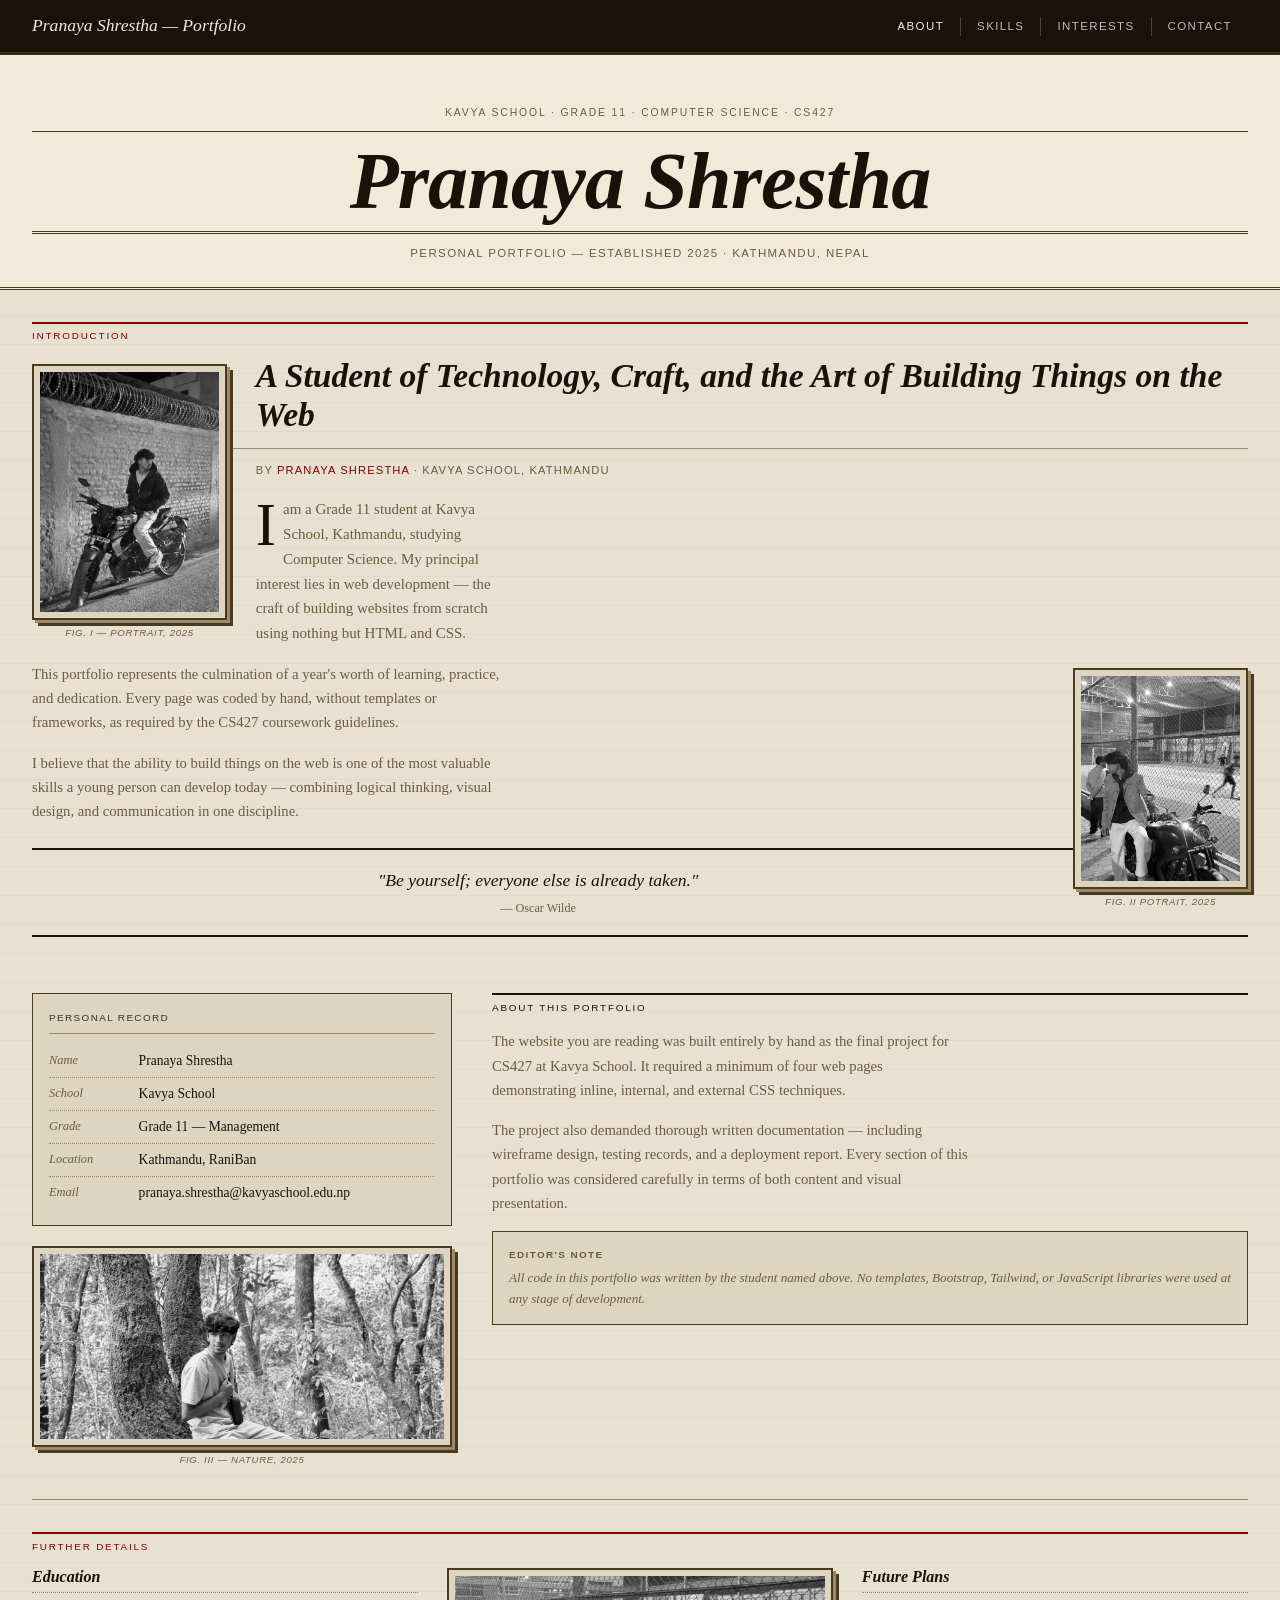
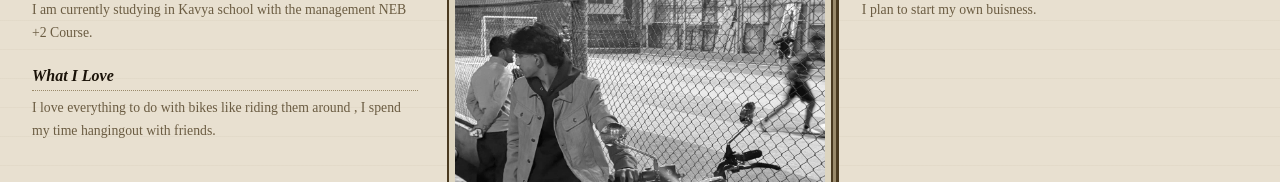
<file: index.html>
<!DOCTYPE html>
<html>
<head>
  <meta charset="UTF-8">
  <meta http-equiv="refresh" content="0; url=about.html">
  <title>Redirecting...</title>
</head>
<body>
  <p>If you are not redirected, <a href="about.html">click here</a>.</p>
</body>
</html>
</file>
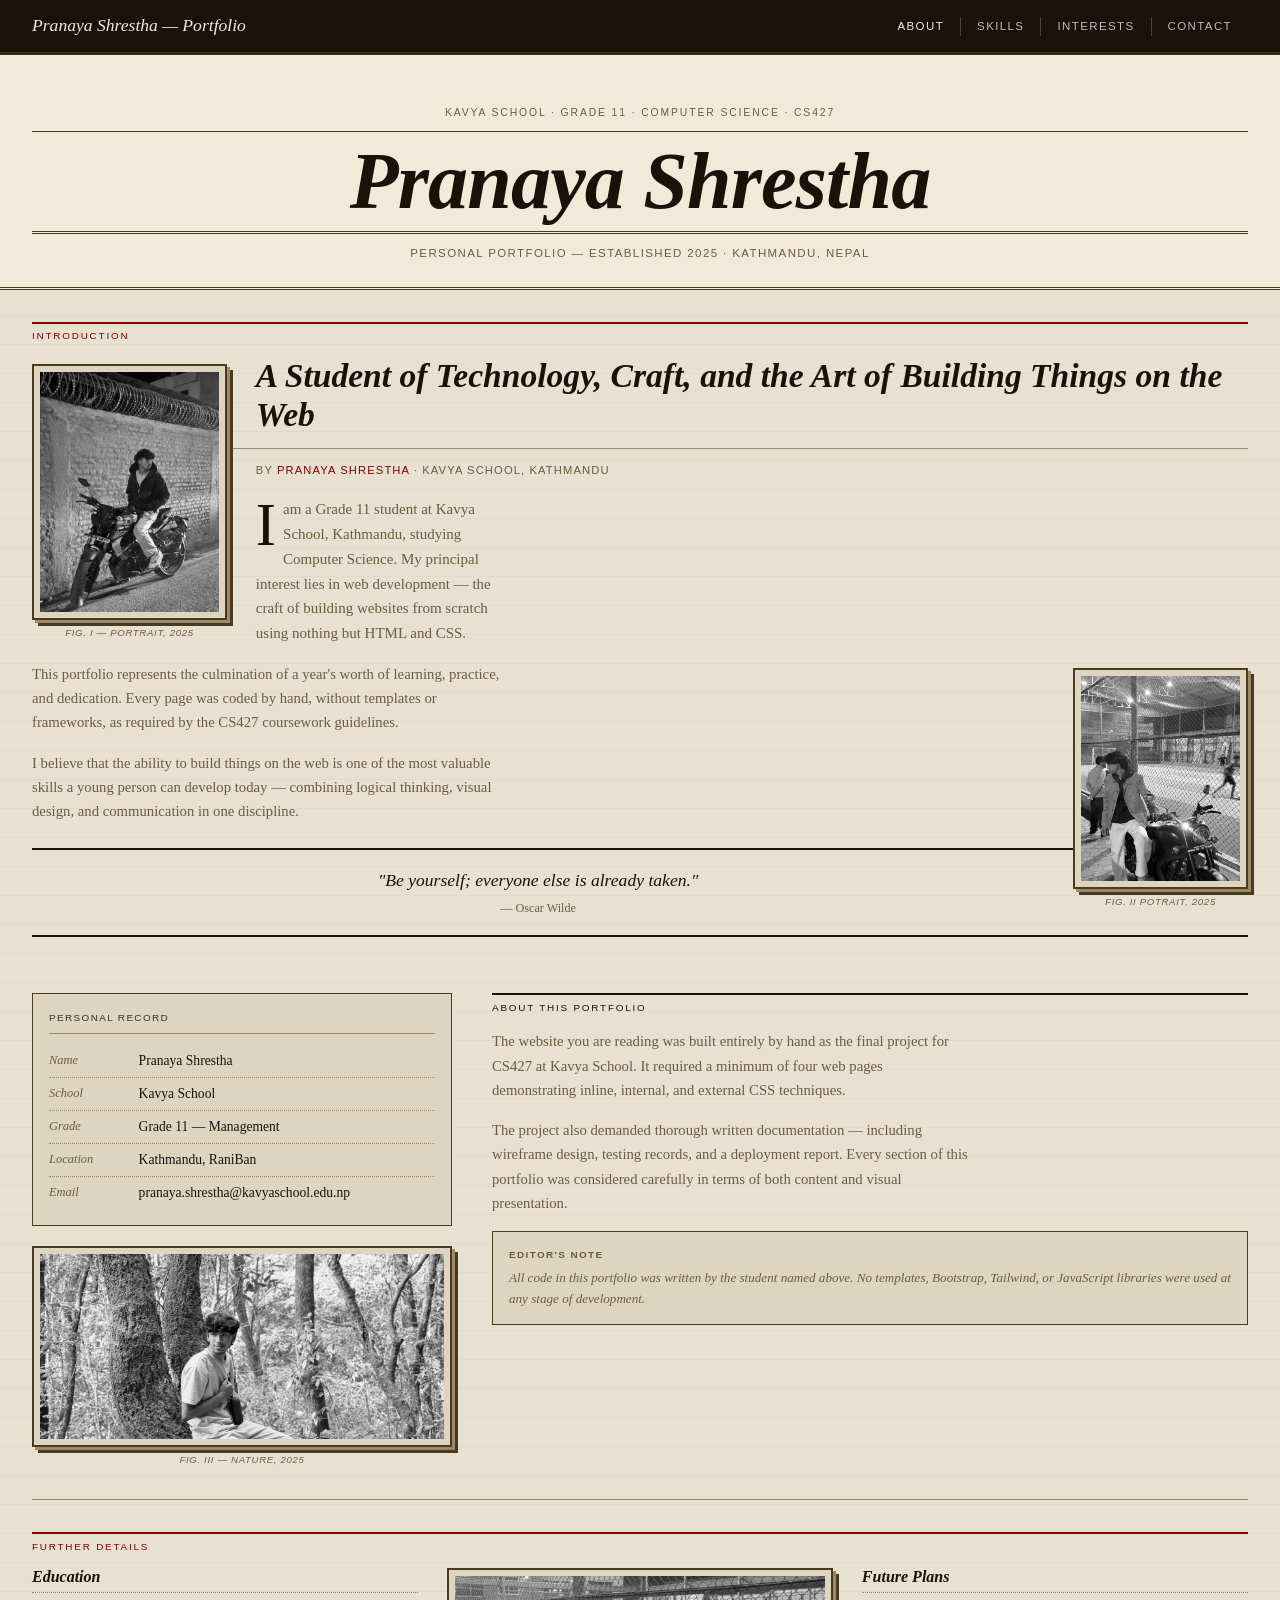
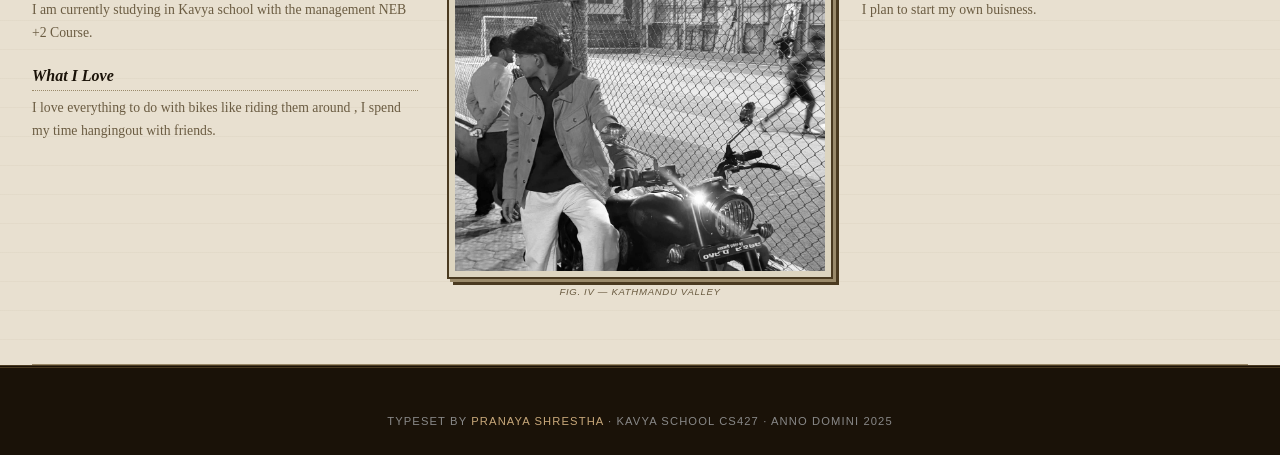
<file: about.html>
<!DOCTYPE html>
<html lang="en">
<head>
  <meta charset="UTF-8" />
  <meta name="viewport" content="width=device-width, initial-scale=1.0" />
  <title>Pranaya</title>
  <link rel="stylesheet" href="css/style.css" />
  <style>
    /* ---- PHOTO FRAME COMPONENT ---- */
    .photo-frame {
      background: var(--paper-dark);
      border: 2px solid var(--border-strong);
      padding: 6px;
      box-shadow: 3px 3px 0 var(--border), 6px 6px 0 var(--border-strong);
      display: block;
    }

    .photo-frame-inner {
      background:
        repeating-linear-gradient(
          45deg,
          #c8b89a,
          #c8b89a 2px,
          #ddd5c0 2px,
          #ddd5c0 10px
        );
      display: flex;
      align-items: center;
      justify-content: center;
      flex-direction: column;
      gap: 0.5rem;
      color: var(--ink-light);
      filter: grayscale(100%);
    }

    .frame-icon { font-size: 1.8rem; opacity: 0.45; }
    .frame-hint {
      font-family: var(--font-sans);
      font-size: 0.56rem;
      letter-spacing: 0.1em;
      text-transform: uppercase;
      opacity: 0.55;
      text-align: center;
      padding: 0 0.5rem;
    }

    .photo-caption {
      font-family: var(--font-sans);
      font-size: 0.6rem;
      letter-spacing: 0.07em;
      text-transform: uppercase;
      color: var(--ink-light);
      text-align: center;
      margin-top: 5px;
      font-style: italic;
    }

    /* ---- MASTHEAD ---- */
    .masthead-wrap {
      padding-top: 72px;
      background: var(--paper);
      border-bottom: 3px double var(--border-strong);
    }

    .masthead {
      text-align: center;
      padding: 2rem 0 1.5rem;
    }

    .masthead-rule { border: none; border-top: 1px solid var(--border-strong); margin: 0.6rem 0; }
    .masthead-rule.double { border-top: 3px double var(--border-strong); }

    .masthead-kicker {
      font-family: var(--font-sans);
      font-size: 0.65rem;
      letter-spacing: 0.18em;
      text-transform: uppercase;
      color: var(--ink-light);
      margin-bottom: 0.4rem;
    }

    .masthead h1 {
      font-size: clamp(2.4rem, 7vw, 5rem);
      font-style: italic;
      letter-spacing: -0.01em;
      line-height: 1;
    }

    .masthead-sub {
      font-family: var(--font-sans);
      font-size: 0.72rem;
      letter-spacing: 0.12em;
      text-transform: uppercase;
      color: var(--ink-light);
      margin-top: 0.5rem;
    }

    /* ---- SECTION 1: Photo 1 floated LEFT beside intro text ---- */
    .intro-section {
      padding: 2rem 0;
      border-bottom: 1px solid var(--border);
    }

    .float-left {
      float: left;
      margin: 0.4rem 1.8rem 1rem 0;
      width: 195px;
    }

    .float-left .photo-frame-inner { height: 240px; }

    /* Photo 2 floated RIGHT mid-paragraph */
    .float-right {
      float: right;
      margin: 0.4rem 0 1rem 1.8rem;
      width: 175px;
    }

    .float-right .photo-frame-inner { height: 205px; }

    .clearfix::after { content: ''; display: table; clear: both; }

    .headline-big {
      font-size: clamp(1.4rem, 3.5vw, 2.1rem);
      font-style: italic;
      line-height: 1.15;
      margin-bottom: 0.8rem;
      border-bottom: 1px solid var(--border);
      padding-bottom: 0.8rem;
    }

    .byline {
      font-family: var(--font-sans);
      font-size: 0.7rem;
      letter-spacing: 0.1em;
      text-transform: uppercase;
      color: var(--ink-light);
      margin-bottom: 1.1rem;
    }

    .byline span { color: var(--red); }

    /* ---- SECTION 2: infobox left + editorial text right, Photo 3 below infobox ---- */
    .details-section {
      padding: 2rem 0;
      border-bottom: 1px solid var(--border);
    }

    .details-grid {
      display: grid;
      grid-template-columns: 1fr 1.8fr;
      gap: 2.5rem;
      align-items: start;
    }

    .sidebar-photo { margin-top: 1.2rem; }
    .sidebar-photo .photo-frame-inner { height: 185px; }

    /* ---- SECTION 3: three columns, Photo 4 in centre ---- */
    .facts-section { padding: 2rem 0; }

    .facts-grid {
      display: grid;
      grid-template-columns: 1fr 1fr 1fr;
      gap: 1.8rem;
      align-items: start;
    }

    .photo-col { text-align: center; }
    .photo-col .photo-frame-inner { height: 295px; }

    .fact-block h3 {
      font-style: italic;
      font-size: 1rem;
      margin-bottom: 0.4rem;
      border-bottom: 1px dotted var(--border);
      padding-bottom: 0.3rem;
    }

    .fact-block p { font-size: 0.86rem; }
    .fact-block + .fact-block { margin-top: 1.4rem; }

    @media (max-width: 720px) {
      .float-left, .float-right { float: none; width: 100%; margin: 0 0 1.2rem 0; }
      .details-grid { grid-template-columns: 1fr; }
      .facts-grid { grid-template-columns: 1fr; }
      .photo-col { display: none; }
    }
  </style>
</head>
<body>

  <nav>
    <div class="nav-inner">
      <a href="about.html" class="nav-logo">Pranaya Shrestha — Portfolio</a>
      <ul class="nav-links">
        <li><a href="about.html" class="active">About</a></li>
        <li><a href="skills.html">Skills</a></li>
        <li><a href="interests.html">Interests</a></li>
        <li><a href="contact.html">Contact</a></li>
      </ul>
    </div>
  </nav>

  <div class="masthead-wrap">
    <div class="container">
      <div class="masthead">
        <div class="masthead-kicker">Kavya School · Grade 11 · Computer Science · CS427</div>
        <hr class="masthead-rule" />
        <h1>Pranaya Shrestha </h1>
        <hr class="masthead-rule double" />
        <div class="masthead-sub">Personal Portfolio — Established 2025 · Kathmandu, Nepal</div>
      </div>
    </div>
  </div>

  <main>
    <div class="container">

      <!-- ===== SECTION 1 ===== -->
      <!-- Photo 1 floated LEFT · Photo 2 floated RIGHT mid-paragraph -->
      <div class="intro-section clearfix">
        <span class="section-label">Introduction</span>

        <!-- PHOTO 1 — floated left, sits beside headline + opening text -->
        <div class="float-left">
          <div class="photo-frame">
            <div class="photo-frame-inner">
              <img src="css/pic.jpg">
            </div>
          </div>
          <div class="photo-caption">Fig. I — Portrait, 2025</div>
        </div>

        <h2 class="headline-big">A Student of Technology, Craft, and the Art of Building Things on the Web</h2>
        <div class="byline">By <span>Pranaya Shrestha</span> · Kavya School, Kathmandu</div>

        <p class="drop-cap" style="margin-bottom: 1rem;">
          I am a Grade 11 student at Kavya School, Kathmandu, studying Computer Science. My principal interest lies in web development — the craft of building websites from scratch using nothing but HTML and CSS.
        </p>

        <!-- PHOTO 2 — floated right, mid-paragraph -->
        <div class="float-right">
          <div class="photo-frame">
            <div class="photo-frame-inner">
              <img src="css/pic4.jpg">
            </div>
          </div>
          <div class="photo-caption">Fig. II POTRAIT, 2025 </div>
        </div>

        <p style="margin-bottom: 1rem; font-size: 0.92rem;">
          This portfolio represents the culmination of a year's worth of learning, practice, and dedication. Every page was coded by hand, without templates or frameworks, as required by the CS427 coursework guidelines.
        </p>
        <p style="margin-bottom: 1.5rem; font-size: 0.92rem;">
          I believe that the ability to build things on the web is one of the most valuable skills a young person can develop today — combining logical thinking, visual design, and communication in one discipline.
        </p>

        <div class="pull-quote">
          <p>"Be yourself; everyone else is already taken."</p>
          <cite>― Oscar Wilde</cite>
        </div>

      <!-- ===== SECTION 2 ===== -->
      <!-- Photo 3 tucked below the infobox in the left sidebar -->
      <div class="details-section">
        <div class="details-grid">

          <div>
            <div class="infobox">
              <div class="infobox-title">Personal Record</div>
              <div class="info-row"><span class="info-lbl">Name</span><span>Pranaya Shrestha</span></div>
              <div class="info-row"><span class="info-lbl">School</span><span>Kavya School</span></div>
              <div class="info-row"><span class="info-lbl">Grade</span><span>Grade 11 — Management</span></div>
              <div class="info-row"><span class="info-lbl">Location</span><span>Kathmandu, RaniBan</span></div>
              <div class="info-row"><span class="info-lbl">Email</span><span>pranaya.shrestha@kavyaschool.edu.np</span></div>
            </div>

            <!-- PHOTO 3 — below the info table in the sidebar -->
            <div class="sidebar-photo">
              <div class="photo-frame">
                <div class="photo-frame-inner">
                  <img src="css/pic3.jpg" style="object-position: 50% 65%; ">
                </div>
              </div>
              <div class="photo-caption">Fig. III — NATURE, 2025</div>
            </div>
          </div>

          <div>
            <span class="section-label-black">About This Portfolio</span>
            <p style="margin-bottom: 1rem; font-size: 0.92rem;">
              The website you are reading was built entirely by hand as the final project for CS427 at Kavya School. It required a minimum of four web pages demonstrating inline, internal, and external CSS techniques.
            </p>
            <p style="margin-bottom: 1rem; font-size: 0.92rem;">
              The project also demanded thorough written documentation — including wireframe design, testing records, and a deployment report. Every section of this portfolio was considered carefully in terms of both content and visual presentation.
            </p>
            <!-- Inline style editorial note -->
            <div style="border: 1px solid var(--border-strong); padding: 0.9rem 1rem; background: var(--paper-dark); font-size: 0.82rem; font-style: italic; color: var(--ink-light); line-height: 1.6;">
              <strong style="display: block; font-style: normal; font-family: var(--font-sans); font-size: 0.62rem; letter-spacing: 0.14em; text-transform: uppercase; margin-bottom: 0.3rem;">Editor's Note</strong>
              All code in this portfolio was written by the student named above. No templates, Bootstrap, Tailwind, or JavaScript libraries were used at any stage of development.
            </div>
          </div>

        </div>
      </div>

      <!-- ===== SECTION 3 ===== -->
      <!-- Photo 4 occupies the centre column between two text columns -->
      <div class="facts-section">
        <span class="section-label">Further Details</span>
        <div class="facts-grid">

          <div>
            <div class="fact-block">
              <h3>Education</h3>
              <p>I am currently studying in Kavya school with the management NEB +2 Course. </p>
            </div>
            <div class="fact-block">
              <h3>What I Love</h3>
              <p>I love everything to do with bikes like riding them around , I spend my time hangingout with friends.</p>
            </div>
          </div>

          <!-- PHOTO 4 — centred in the middle column -->
          <div class="photo-col">
            <div class="photo-frame">
              <div class="photo-frame-inner">
                <img src="css/pic4.jpg" style="object-position: 50% 60%;">
              </div>
            </div>
            <div class="photo-caption">Fig. IV — Kathmandu Valley</div>
          </div>

          <div>
            <div class="fact-block">
              <h3>Future Plans</h3>
              <p>I plan to start my own buisness.</p>
            </div>
          </div>

        </div>
      </div>

    </div>
  </main>

  <footer>
    <div class="container" style="padding-top: 20px;">
      <p>Typeset by <span>Pranaya Shrestha</span> · Kavya School CS427 · Anno Domini 2025</p>
    </div>
  </footer>

</body>
</html>
</file>
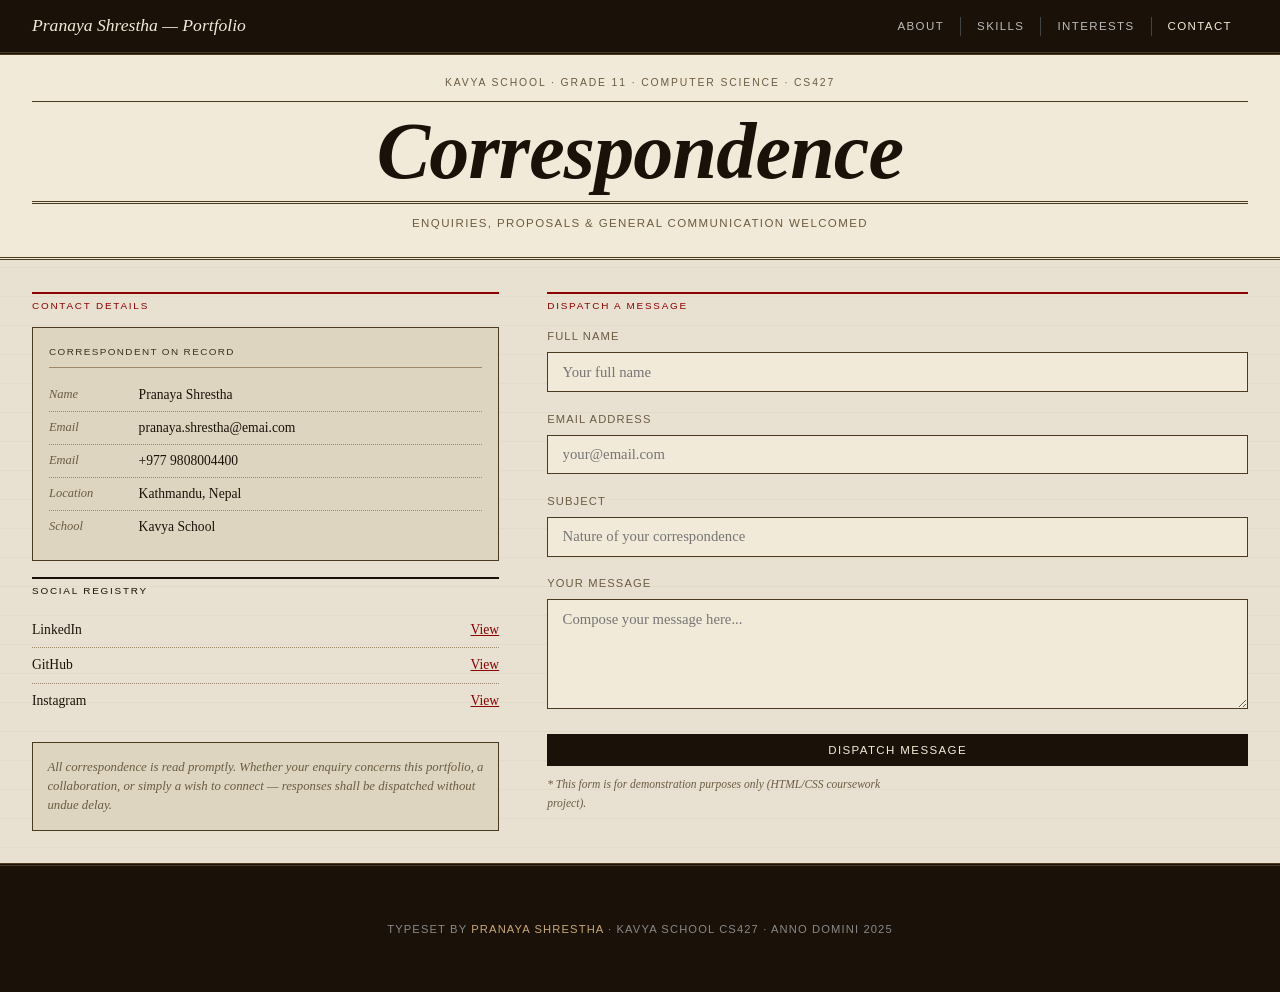
<file: contact.html>
<!DOCTYPE html>
<html lang="en">
<head>
  <meta charset="UTF-8" />
  <meta name="viewport" content="width=device-width, initial-scale=1.0" />
  <title>Contact — [Your Name]</title>
  <link rel="stylesheet" href="css/style.css" />
  <style>
    .contact-layout {
      display: grid;
      grid-template-columns: 1fr 1.5fr;
      gap: 3rem;
      padding: 2rem 0;
    }

    @media (max-width: 720px) { .contact-layout { grid-template-columns: 1fr; } }
  </style>
</head>
<body>
  <nav>
    <div class="nav-inner">
      <a href="about.html" class="nav-logo">Pranaya Shrestha  — Portfolio</a>
      <ul class="nav-links">
        <li><a href="about.html">About</a></li>
        <li><a href="skills.html">Skills</a></li>
        <li><a href="interests.html">Interests</a></li>
        <li><a href="contact.html" class="active">Contact</a></li>
      </ul>
    </div>
  </nav>

  <div class="masthead-wrap">
    <div class="container">
      <div class="masthead">
        <div class="masthead-kicker">Kavya School · Grade 11 · Computer Science · CS427</div>
        <hr class="masthead-rule" />
        <h1>Correspondence</h1>
        <hr class="masthead-rule double" />
        <div class="masthead-sub">Enquiries, Proposals & General Communication Welcomed</div>
      </div>
    </div>
  </div>

  <main>
    <div class="container">
      <div class="contact-layout">
        <div>
          <span class="section-label">Contact Details</span>
          <div class="infobox mb-2">
            <div class="infobox-title">Correspondent on Record</div>
            <div class="info-row"><span class="info-lbl">Name</span><span>Pranaya Shrestha</span></div>
            <div class="info-row"><span class="info-lbl">Email</span><span>pranaya.shrestha@emai.com</span></div>
            <div class="info-row"><span class="info-lbl">Email</span><span>+977 9808004400</span></div>
            <div class="info-row"><span class="info-lbl">Location</span><span>Kathmandu, Nepal</span></div>
            <div class="info-row"><span class="info-lbl">School</span><span>Kavya School</span></div>
          </div>

          <span class="section-label-black">Social Registry</span>
          <div class="tool-row" style="display: flex; justify-content: space-between; padding: 0.38rem 0; border-bottom: 1px dotted var(--border); font-size: 0.85rem;"><span>LinkedIn</span><a href="#">View</a></div>
          <div class="tool-row" style="display: flex; justify-content: space-between; padding: 0.38rem 0; border-bottom: 1px dotted var(--border); font-size: 0.85rem;"><span>GitHub</span><a href="#">View</a></div>
          <div class="tool-row" style="display: flex; justify-content: space-between; padding: 0.38rem 0; font-size: 0.85rem;"><span>Instagram</span><a href="#">View</a></div>

          <!-- Inline style editorial note -->
          <div style="margin-top: 1.5rem; border: 1px solid var(--border-strong); padding: 0.9rem; background: var(--paper-dark); font-size: 0.8rem; font-style: italic; color: var(--ink-light); line-height: 1.5;">
            All correspondence is read promptly. Whether your enquiry concerns this portfolio, a collaboration, or simply a wish to connect — responses shall be dispatched without undue delay.
          </div>
        </div>

        <div>
          <span class="section-label">Dispatch a Message</span>
          <form>
            <div class="form-group">
              <label for="name">Full Name</label>
              <input type="text" id="name" name="name" placeholder="Your full name" required />
            </div>
            <div class="form-group">
              <label for="email">Email Address</label>
              <input type="email" id="email" name="email" placeholder="your@email.com" required />
            </div>
            <div class="form-group">
              <label for="subject">Subject</label>
              <input type="text" id="subject" name="subject" placeholder="Nature of your correspondence" />
            </div>
            <div class="form-group">
              <label for="message">Your Message</label>
              <textarea id="message" name="message" placeholder="Compose your message here..." required></textarea>
            </div>
            <button type="submit" class="btn btn-primary" style="width: 100%; justify-content: center;">Dispatch Message</button>
            <p style="font-size: 0.72rem; color: var(--ink-light); margin-top: 0.6rem; font-style: italic;">* This form is for demonstration purposes only (HTML/CSS coursework project).</p>
          </form>
        </div>
      </div>
    </div>
  </main>

  <footer>
    <div class="container" style="padding: 30px">
      <p>Typeset by <span>Pranaya Shrestha</span> · Kavya School CS427 · Anno Domini 2025</p>
    </div>
  </footer>
</body>
</html>
</file>
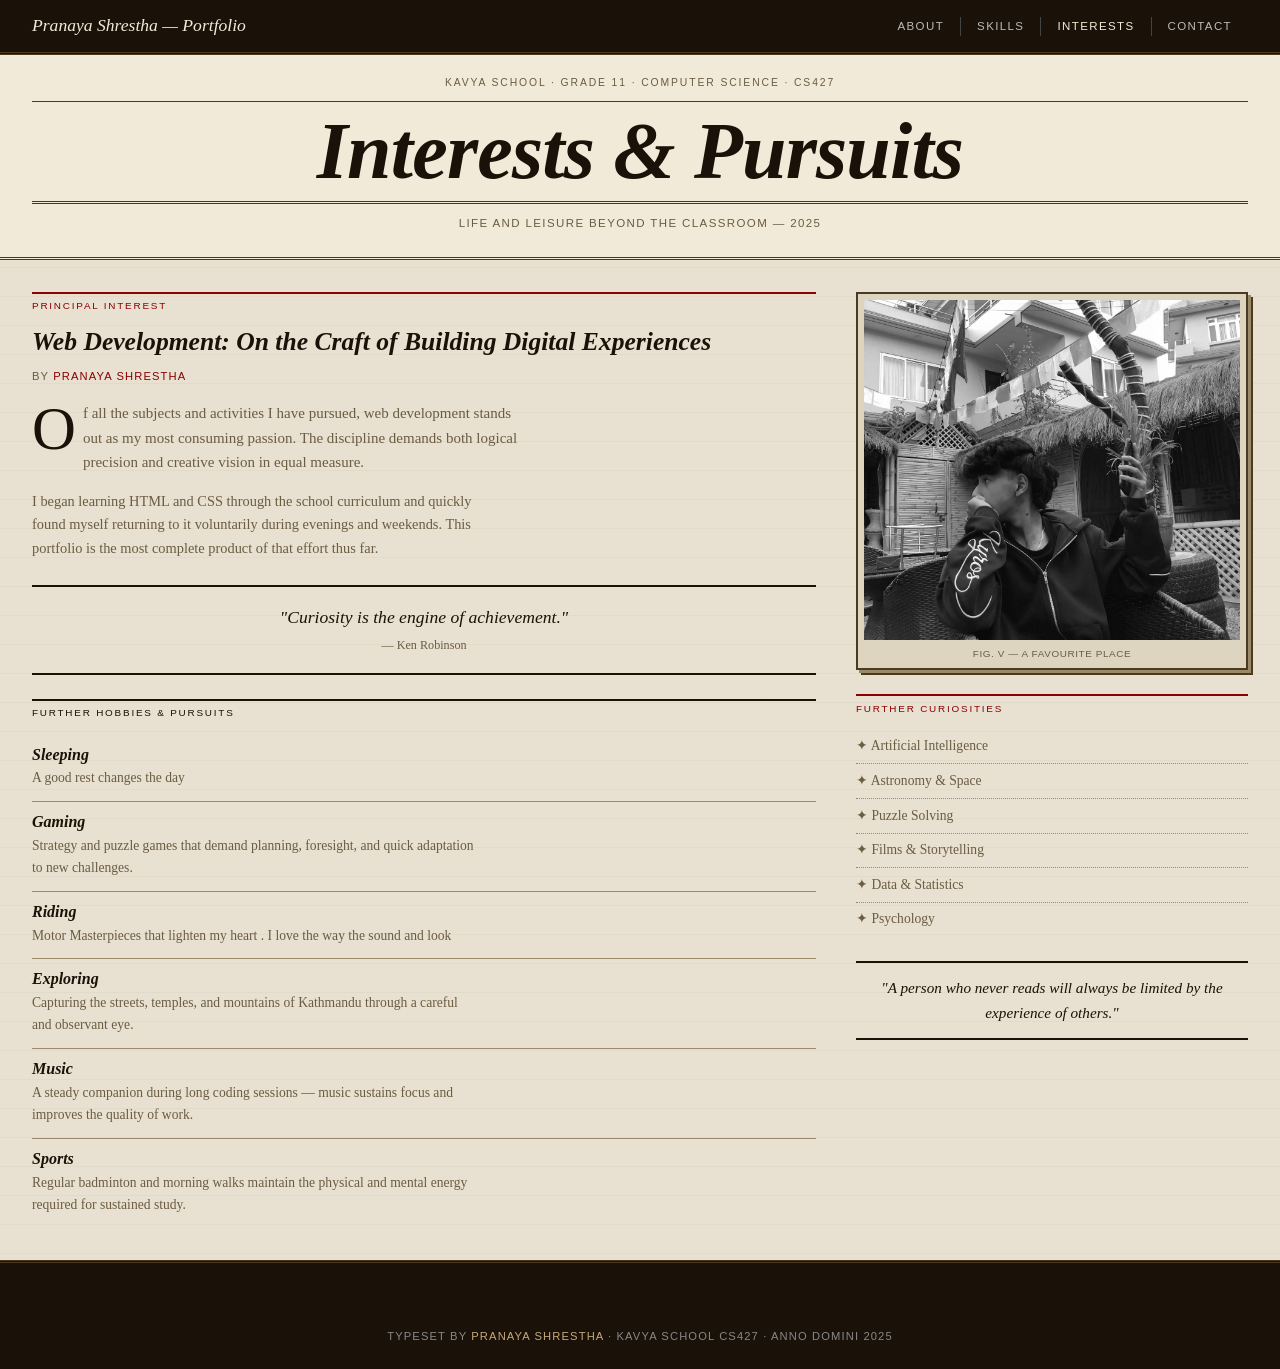
<file: interests.html>
<!DOCTYPE html>
<html lang="en">
<head>
  <meta charset="UTF-8" />
  <meta name="viewport" content="width=device-width, initial-scale=1.0" />
  <title>Interests </title>
  <link rel="stylesheet" href="css/style.css" />
  <style>
    .interest-layout {
      display: grid;
      grid-template-columns: 2fr 1fr;
      gap: 2.5rem;
      padding: 2rem 0;
    }

    .hobby-row {
      padding: 0.7rem 0;
      border-bottom: 1px solid var(--border);
    }
    .hobby-row:last-child { border-bottom: none; }
    .hobby-row h3 { font-style: italic; margin-bottom: 0.2rem; font-size: 1rem; }
    .hobby-row p { font-size: 0.85rem; }

    /* Small image frame in sidebar */
    .sidebar-frame {
      margin-bottom: 1.5rem;
    }

    .sidebar-frame .photo-frame-inner { height: 340px; }

    @media (max-width: 720px) { .interest-layout { grid-template-columns: 1fr; } }
  </style>
</head>
<body>
  <nav>
    <div class="nav-inner">
      <a href="about.html" class="nav-logo">Pranaya Shrestha  — Portfolio</a>
      <ul class="nav-links">
        <li><a href="about.html">About</a></li>
        <li><a href="skills.html">Skills</a></li>
        <li><a href="interests.html" class="active">Interests</a></li>
        <li><a href="contact.html">Contact</a></li>
      </ul>
    </div>
  </nav>

  <div class="masthead-wrap">
    <div class="container">
      <div class="masthead">
        <div class="masthead-kicker">Kavya School · Grade 11 · Computer Science · CS427</div>
        <hr class="masthead-rule" />
        <h1>Interests & Pursuits</h1>
        <hr class="masthead-rule double" />
        <div class="masthead-sub">Life and Leisure Beyond the Classroom — 2025</div>
      </div>
    </div>
  </div>

  <main>
    <div class="container">
      <div class="interest-layout">
        <div>
          <span class="section-label">Principal Interest</span>
          <h2 style="font-style: italic; font-size: 1.6rem; margin-bottom: 0.6rem; line-height: 1.15;">Web Development: On the Craft of Building Digital Experiences</h2>
          <div style="font-family: var(--font-sans); font-size: 0.7rem; letter-spacing: 0.1em; text-transform: uppercase; color: var(--ink-light); margin-bottom: 1rem;">By <span style="color: var(--red);">Pranaya Shrestha</span></div>

          <p class="drop-cap" style="margin-bottom: 0.9rem;">
            Of all the subjects and activities I have pursued, web development stands out as my most consuming passion. The discipline demands both logical precision and creative vision in equal measure.
          </p>
          <p style="font-size: 0.9rem; margin-bottom: 0.9rem;">
            I began learning HTML and CSS through the school curriculum and quickly found myself returning to it voluntarily during evenings and weekends. This portfolio is the most complete product of that effort thus far.
          </p>

          <div class="pull-quote">
            <p>"Curiosity is the engine of achievement."</p>
            <cite>— Ken Robinson</cite>
          </div>

          <span class="section-label-black" style="margin-top: 1.5rem;">Further Hobbies & Pursuits</span>

          <div class="hobby-row"><h3>Sleeping</h3><p>A good rest changes the day</p></div>
          <div class="hobby-row"><h3>Gaming</h3><p>Strategy and puzzle games that demand planning, foresight, and quick adaptation to new challenges.</p></div>
          <div class="hobby-row"><h3>Riding</h3><p>Motor Masterpieces that lighten my heart . I love the way the sound and look</p></div>
          <div class="hobby-row"><h3>Exploring </h3><p>Capturing the streets, temples, and mountains of Kathmandu through a careful and observant eye.</p></div>
          <div class="hobby-row"><h3>Music</h3><p>A steady companion during long coding sessions — music sustains focus and improves the quality of work.</p></div>
          <div class="hobby-row"><h3>Sports</h3><p>Regular badminton and morning walks maintain the physical and mental energy required for sustained study.</p></div>
        </div>

        <div>
          <!-- Sidebar image frame -->
          <div class="sidebar-frame">
            <div class="photo-frame">
              <div class="photo-frame-inner">
                <img src="css/pic5.jpg" style="object-position: 50% 60%;">
              </div>
              <div class="photo-caption">Fig. V — A Favourite Place</div>
            </div>
          </div>

          <span class="section-label">Further Curiosities</span>
          <ul class="soft-list" style="list-style: none;">
            <li style="padding: 0.35rem 0; border-bottom: 1px dotted var(--border); font-size: 0.85rem; color: var(--ink-light);">✦ Artificial Intelligence</li>
            <li style="padding: 0.35rem 0; border-bottom: 1px dotted var(--border); font-size: 0.85rem; color: var(--ink-light);">✦ Astronomy & Space</li>
            <li style="padding: 0.35rem 0; border-bottom: 1px dotted var(--border); font-size: 0.85rem; color: var(--ink-light);">✦ Puzzle Solving</li>
            <li style="padding: 0.35rem 0; border-bottom: 1px dotted var(--border); font-size: 0.85rem; color: var(--ink-light);">✦ Films & Storytelling</li>
            <li style="padding: 0.35rem 0; border-bottom: 1px dotted var(--border); font-size: 0.85rem; color: var(--ink-light);">✦ Data & Statistics</li>
            <li style="padding: 0.35rem 0; font-size: 0.85rem; color: var(--ink-light);">✦ Psychology</li>
          </ul>

          <!-- Inline style sidebar callout -->
          <div style="margin-top: 1.5rem; border-top: 2px solid var(--ink); border-bottom: 2px solid var(--ink); padding: 0.8rem 0; text-align: center;">
            <p style="font-family: var(--font-display); font-style: italic; font-size: 0.95rem; color: var(--ink); max-width: none;">"A person who never reads will always be limited by the experience of others."</p>
          </div>
        </div>
      </div>
    </div>
  </main>

  <footer>
    <div class="container" style="padding-top: 40px">
      <p>Typeset by <span>Pranaya Shrestha</span> · Kavya School CS427 · Anno Domini 2025</p>
    </div>
  </footer>
</body>
</html>
</file>
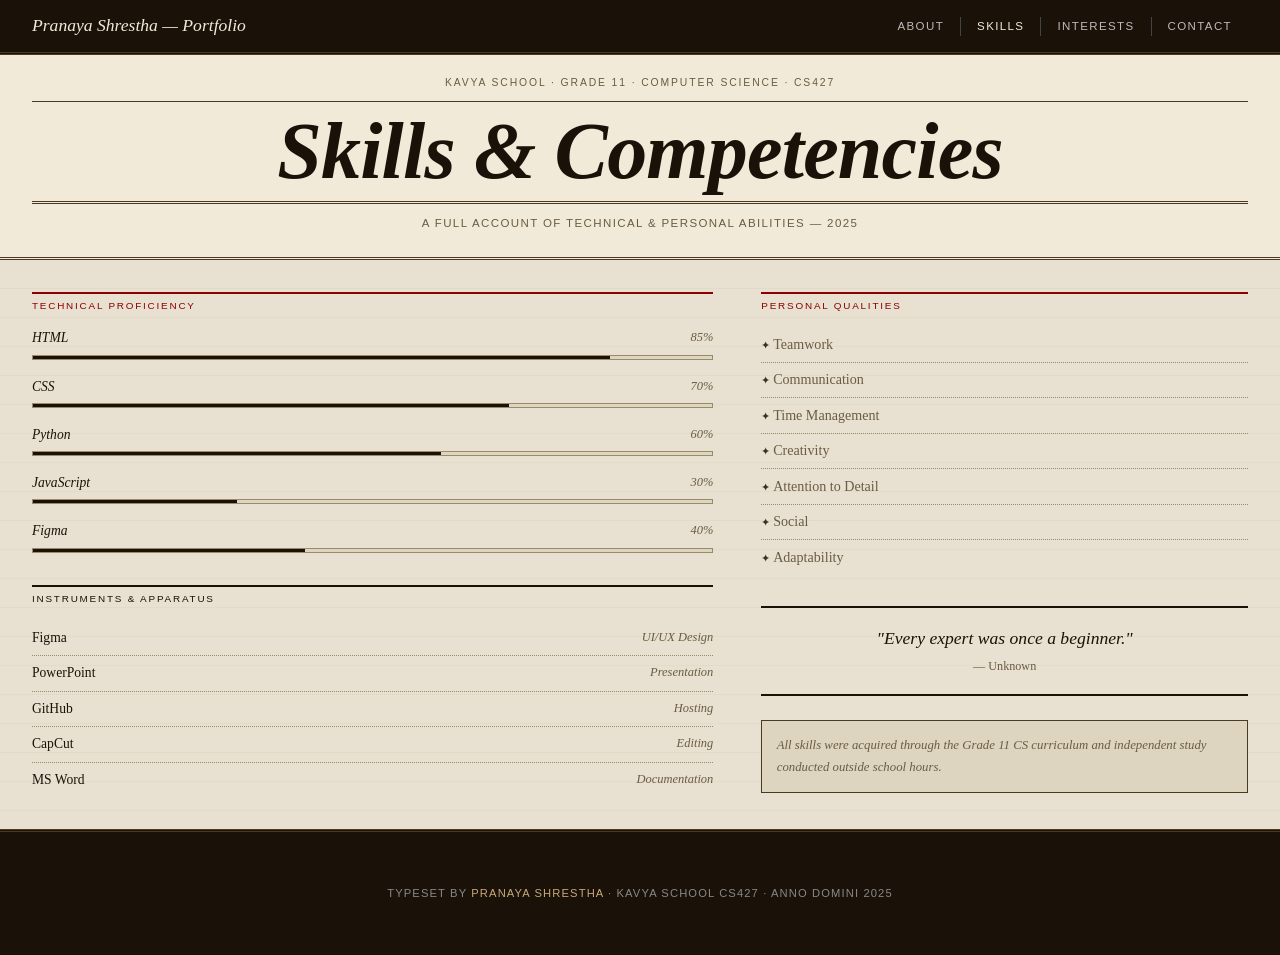
<file: skills.html>
<!DOCTYPE html>
<html lang="en">
<head>
  <meta charset="UTF-8" />
  <meta name="viewport" content="width=device-width, initial-scale=1.0" />
  <title>Skills </title>
  <link rel="stylesheet" href="css/style.css" />
  <style>
    .skills-layout {
      display: grid;
      grid-template-columns: 1.4fr 1fr;
      gap: 3rem;
      padding: 2rem 0;
    }

    .pct { font-size: 0.78rem; font-style: italic; color: var(--ink-light); }

    .tool-row {
      display: flex;
      justify-content: space-between;
      padding: 0.38rem 0;
      border-bottom: 1px dotted var(--border);
      font-size: 0.85rem;
    }
    .tool-row:last-child { border-bottom: none; }
    .tool-type { font-style: italic; color: var(--ink-light); font-size: 0.78rem; }

    .soft-list { list-style: none; }
    .soft-list li { padding: 0.35rem 0; border-bottom: 1px dotted var(--border); font-size: 0.88rem; color: var(--ink-light); }
    .soft-list li::before { content: "✦ "; color: var(--ink-mid); font-size: 0.7rem; }
    .soft-list li:last-child { border-bottom: none; }

    @media (max-width: 720px) { .skills-layout { grid-template-columns: 1fr; } }
  </style>
</head>
<body>
  <nav>
    <div class="nav-inner">
      <a href="about.html" class="nav-logo">Pranaya Shrestha  — Portfolio</a>
      <ul class="nav-links">
        <li><a href="about.html">About</a></li>
        <li><a href="skills.html" class="active">Skills</a></li>
        <li><a href="interests.html">Interests</a></li>
        <li><a href="contact.html">Contact</a></li>
      </ul>
    </div>
  </nav>

  <div class="masthead-wrap">
    <div class="container">
      <div class="masthead">
        <div class="masthead-kicker">Kavya School · Grade 11 · Computer Science · CS427</div>
        <hr class="masthead-rule" />
        <h1>Skills & Competencies</h1>
        <hr class="masthead-rule double" />
        <div class="masthead-sub">A Full Account of Technical & Personal Abilities — 2025</div>
      </div>
    </div>
  </div>

  <main>
    <div class="container">
      <div class="skills-layout">
        <div>
          <span class="section-label">Technical Proficiency</span>

          <div class="progress-wrap">
            <div class="progress-label"><span>HTML</span><span class="pct">85%</span></div>
            <div class="progress-bar"><div class="progress-fill" style="width: 85%;"></div></div>
          </div>
          <div class="progress-wrap">
            <div class="progress-label"><span>CSS</span><span class="pct">70% </span></div>
            <div class="progress-bar"><div class="progress-fill" style="width: 70%;"></div></div>
          </div>
          <div class="progress-wrap">
            <div class="progress-label"><span>Python</span><span class="pct">60%</span></div>
            <div class="progress-bar"><div class="progress-fill" style="width: 60%;"></div></div>
          </div>
          <div class="progress-wrap">
            <div class="progress-label"><span>JavaScript</span><span class="pct">30%</span></div>
            <div class="progress-bar"><div class="progress-fill" style="width: 30%;"></div></div>
          </div>
          <div class="progress-wrap">
            <div class="progress-label"><span>Figma</span><span class="pct">40% </span></div>
            <div class="progress-bar"><div class="progress-fill" style="width: 40%;"></div></div>
          </div>

          <div style="margin-top: 2rem;">
            <span class="section-label-black">Instruments & Apparatus</span>
            <div class="tool-row"><span>Figma</span><span class="tool-type">UI/UX Design</span></div>
            <div class="tool-row"><span>PowerPoint </span><span class="tool-type">Presentation</span></div>
            <div class="tool-row"><span>GitHub</span><span class="tool-type">Hosting</span></div>
            <div class="tool-row"><span>CapCut</span><span class="tool-type">Editing</span></div>
            <div class="tool-row"><span>MS Word</span><span class="tool-type">Documentation</span></div>
          </div>
        </div>

        <div>
          <span class="section-label">Personal Qualities</span>
          <ul class="soft-list">
            <li>Teamwork</li>
            <li>Communication</li>
            <li>Time Management</li>
            <li>Creativity</li>
            <li>Attention to Detail</li>
            <li>Social</li>
            <li>Adaptability</li>
          </ul>

          <div class="pull-quote" style="margin-top: 2rem;">
            <p>"Every expert was once a beginner."</p>
            <cite>— Unknown</cite>
          </div>

          <!-- Inline style note box -->
          <div style="margin-top: 1.5rem; border: 1px solid var(--border-strong); padding: 0.9rem; background: var(--paper-dark); font-size: 0.8rem; font-style: italic; color: var(--ink-light);">
            All skills were acquired through the Grade 11 CS curriculum and independent study conducted outside school hours.
          </div>
        </div>
      </div>
    </div>
  </main>

  <footer>
    <div class="container" style="padding-bottom: 28px; padding-top: 28px">
      <p>Typeset by <span>Pranaya Shrestha</span> · Kavya School CS427 · Anno Domini 2025</p>
    </div>
  </footer>
</body>
</html>
</file>
<file: css/style.css>
/* =============================================
   PORTFOLIO V4 - OLD TIMEY B&W - EXTERNAL CSS
   ============================================= */

:root {
  --bg: #e8e0d0;
  --paper: #f2ead8;
  --paper-dark: #ddd5c0;
  --ink: #1a1208;
  --ink-mid: #3d3020;
  --ink-light: #6b5c42;
  --red: #8b0000;
  --border: #9a8a6a;
  --border-strong: #4a3a20;
  --font-display: 'Georgia', 'Times New Roman', serif;
  --font-body: 'Georgia', 'Times New Roman', serif;
  --font-sans: 'Arial Narrow', 'Arial', sans-serif;
  --font-mono: 'Courier New', monospace;
}

*, *::before, *::after { margin: 0; padding: 0; box-sizing: border-box; }
html { scroll-behavior: smooth; }

body {
  background-color: var(--bg);
  background-image:
    repeating-linear-gradient(
      0deg,
      transparent,
      transparent 28px,
      rgba(100,80,40,0.04) 28px,
      rgba(100,80,40,0.04) 29px
    );
  color: var(--ink);
  font-family: var(--font-body);
  font-size: 15px;
  line-height: 1.65;
}

h1, h2, h3, h4 {
  font-family: var(--font-display);
  line-height: 1.15;
  color: var(--ink);
}

h1 { font-size: clamp(1.8rem, 4vw, 3.2rem); }
h2 { font-size: clamp(1.2rem, 2.5vw, 1.8rem); }
h3 { font-size: 1.05rem; }

p { color: var(--ink-light); max-width: 65ch; }
a { color: var(--red); text-decoration: underline; }
a:hover { color: var(--ink); }

.container { max-width: 1680px; margin: 0 auto; padding: 0 2rem; }
.section { padding: 50px 0; border-top: 1px solid var(--border); }

/* ---- NAV ---- */
nav {
  background: var(--ink);
  position: fixed;
  top: 0; left: 0; right: 0;
  z-index: 100;
  border-bottom: 3px double #4a3a20;
}

.nav-inner {
  max-width: 1680px;
  margin: 0 auto;
  padding: 0 2rem;
  display: flex;
  align-items: center;
  justify-content: space-between;
  height: 52px;
}

.nav-logo {
  font-family: var(--font-display);
  font-size: 1.1rem;
  font-style: italic;
  color: var(--paper);
  text-decoration: none;
}

.nav-logo span { color: #c8a87a; }

.nav-links { display: flex; list-style: none; }
.nav-links li { border-left: 1px solid #444; }
.nav-links li:first-child { border-left: none; }
.nav-links a {
  display: block;
  padding: 0 1rem;
  color: #bbb;
  font-family: var(--font-sans);
  font-size: 0.72rem;
  letter-spacing: 0.12em;
  text-transform: uppercase;
  text-decoration: none;
}
.nav-links a:hover, .nav-links a.active { color: var(--paper); }

/* ---- MASTHEAD ---- */
.masthead-wrap {
  padding-top: 42px;
  background: var(--paper);
  border-bottom: 3px double var(--border-strong);
}

.masthead {
  text-align: center;
  padding: 2rem 0 1.5rem;
}

.masthead-rule { border: none; border-top: 1px solid var(--border-strong); margin: 0.6rem 0; }
.masthead-rule.double { border-top: 3px double var(--border-strong); }

.masthead-kicker {
  font-family: var(--font-sans);
  font-size: 0.65rem;
  letter-spacing: 0.18em;
  text-transform: uppercase;
  color: var(--ink-light);
  margin-bottom: 0.4rem;
}

.masthead h1 {
  font-size: clamp(2.4rem, 7vw, 5rem);
  font-style: italic;
  letter-spacing: -0.01em;
  line-height: 1;
}

.masthead-sub {
  font-family: var(--font-sans);
  font-size: 0.72rem;
  letter-spacing: 0.12em;
  text-transform: uppercase;
  color: var(--ink-light);
  margin-top: 0.5rem;
}

/* ---- PHOTO FRAMES ---- */
.photo-frame {
  background: var(--paper-dark);
  border: 2px solid var(--border-strong);
  padding: 6px;
  display: flex;
  align-items: center;
  justify-content: center;
  flex-direction: column;
  gap: 6px;
  box-shadow: 3px 3px 0 var(--border), 5px 5px 0 var(--border-strong);
   overflow: hidden;
}

.photo-frame-inner {
  width: 100%;
  background:
    repeating-linear-gradient(
      45deg,
      #c8b89a,
      #c8b89a 2px,
      #ddd5c0 2px,
      #ddd5c0 12px
    );
  display: flex;
  align-items: center;
  justify-content: center;
  flex-direction: column;
  gap: 0.5rem;
  color: var(--ink-light);
  filter: grayscale(100%);
}

img {
  width: 100%;
  height: 100%;
  object-fit: cover;
  display: block;
}

.photo-frame-inner .frame-icon { font-size: 2rem; opacity: 0.5; }
.photo-frame-inner .frame-label {
  font-family: var(--font-sans);
  font-size: 0.62rem;
  letter-spacing: 0.1em;
  text-transform: uppercase;
  opacity: 0.6;
}

.photo-caption {
  font-family: var(--font-sans);
  font-size: 0.62rem;
  letter-spacing: 0.06em;
  text-transform: uppercase;
  color: var(--ink-light);
  text-align: center;
}

/* ---- LAYOUT COLUMNS ---- */
.col-2 { display: grid; grid-template-columns: 1fr 1fr; gap: 2rem; }
.col-3 { display: grid; grid-template-columns: 1fr 1fr 1fr; gap: 1.5rem; }
.col-layout { display: grid; grid-template-columns: 2fr 1fr; gap: 2.5rem; }
.col-layout-rev { display: grid; grid-template-columns: 1fr 2fr; gap: 2.5rem; }

.col-divider > *:not(:last-child) {
  border-right: 1px solid var(--border);
  padding-right: 2rem;
}

/* ---- SECTION LABELS ---- */
.section-label {
  font-family: var(--font-sans);
  font-size: 0.62rem;
  letter-spacing: 0.18em;
  text-transform: uppercase;
  color: var(--red);
  border-top: 2px solid var(--red);
  padding-top: 0.3rem;
  margin-bottom: 0.8rem;
  display: block;
}

.section-label-black {
  font-family: var(--font-sans);
  font-size: 0.62rem;
  letter-spacing: 0.18em;
  text-transform: uppercase;
  color: var(--ink);
  border-top: 2px solid var(--ink);
  padding-top: 0.3rem;
  margin-bottom: 0.8rem;
  display: block;
}

/* ---- INFOBOX ---- */
.infobox {
  background: var(--paper-dark);
  border: 1px solid var(--border-strong);
  padding: 1rem;
}

.infobox-title {
  font-family: var(--font-sans);
  font-size: 0.62rem;
  letter-spacing: 0.14em;
  text-transform: uppercase;
  border-bottom: 1px solid var(--border);
  padding-bottom: 0.4rem;
  margin-bottom: 0.7rem;
  color: var(--ink-mid);
}

.info-row { display: flex; gap: 0.6rem; padding: 0.3rem 0; border-bottom: 1px dotted var(--border); font-size: 0.85rem; }
.info-row:last-child { border-bottom: none; }
.info-lbl { color: var(--ink-light); min-width: 80px; font-size: 0.78rem; font-style: italic; }

/* ---- PROGRESS ---- */
.progress-wrap { margin-bottom: 1rem; }
.progress-label { display: flex; justify-content: space-between; font-size: 0.85rem; margin-bottom: 0.3rem; font-style: italic; }
.progress-bar { height: 5px; background: var(--paper-dark); border: 1px solid var(--border); }
.progress-fill { height: 100%; background: var(--ink); }

/* ---- PULL QUOTE ---- */
.pull-quote {
  border-top: 2px solid var(--ink);
  border-bottom: 2px solid var(--ink);
  padding: 1rem 0;
  text-align: center;
  margin: 1.5rem 0;
}

.pull-quote p {
  font-family: var(--font-display);
  font-size: 1.1rem;
  font-style: italic;
  color: var(--ink);
  max-width: none;
}

.pull-quote cite { font-size: 0.76rem; color: var(--ink-light); font-style: normal; }

/* ---- FORM ---- */
.form-group { margin-bottom: 1.1rem; }
.form-group label { display: block; font-family: var(--font-sans); font-size: 0.7rem; letter-spacing: 0.1em; text-transform: uppercase; color: var(--ink-light); margin-bottom: 0.4rem; }
.form-group input, .form-group textarea {
  width: 100%;
  background: var(--paper);
  border: 1px solid var(--border-strong);
  border-radius: 0;
  padding: 0.65rem 0.9rem;
  color: var(--ink);
  font-family: var(--font-body);
  font-size: 0.92rem;
  outline: none;
}
.form-group input:focus, .form-group textarea:focus { border-color: var(--ink); background: #fff; }
.form-group textarea { resize: vertical; min-height: 110px; }

.btn {
  display: inline-flex;
  align-items: center;
  gap: 0.4rem;
  padding: 0.6rem 1.4rem;
  font-family: var(--font-sans);
  font-size: 0.72rem;
  letter-spacing: 0.12em;
  text-transform: uppercase;
  cursor: pointer;
  border: none;
  text-decoration: none;
}

.btn-primary { background: var(--ink); color: var(--paper); }
.btn-primary:hover { background: var(--ink-mid); color: var(--paper); }
.btn-outline { background: transparent; color: var(--ink); border: 1px solid var(--border-strong); }
.btn-outline:hover { background: var(--paper-dark); }

/* ---- FOOTER ---- */
footer {
  background: var(--ink);
  padding: 1.5rem 0;
  text-align: center;
  border-top: 3px double var(--border-strong);
}
footer p { font-family: var(--font-sans); font-size: 0.7rem; letter-spacing: 0.1em; color: #888; max-width: none; text-transform: uppercase; }
footer span { color: #c8a87a; }

/* ---- UTILITY ---- */
.text-red { color: var(--red); }
.flex { display: flex; }
.flex-wrap { flex-wrap: wrap; }
.gap-1 { gap: 0.5rem; }
.gap-2 { gap: 1rem; }
.mt-2 { margin-top: 1rem; }
.mt-3 { margin-top: 1.5rem; }
.mb-2 { margin-bottom: 1rem; }

.drop-cap::first-letter {
  float: left;
  font-family: var(--font-display);
  font-size: 3.8rem;
  line-height: 0.75;
  padding-right: 7px;
  padding-top: 5px;
  color: var(--ink);
}

@media (max-width: 720px) {
  .col-2, .col-3, .col-layout, .col-layout-rev { grid-template-columns: 1fr; }
  .col-divider > *:not(:last-child) { border-right: none; padding-right: 0; border-bottom: 1px solid var(--border); padding-bottom: 1.5rem; }
}
</file>
